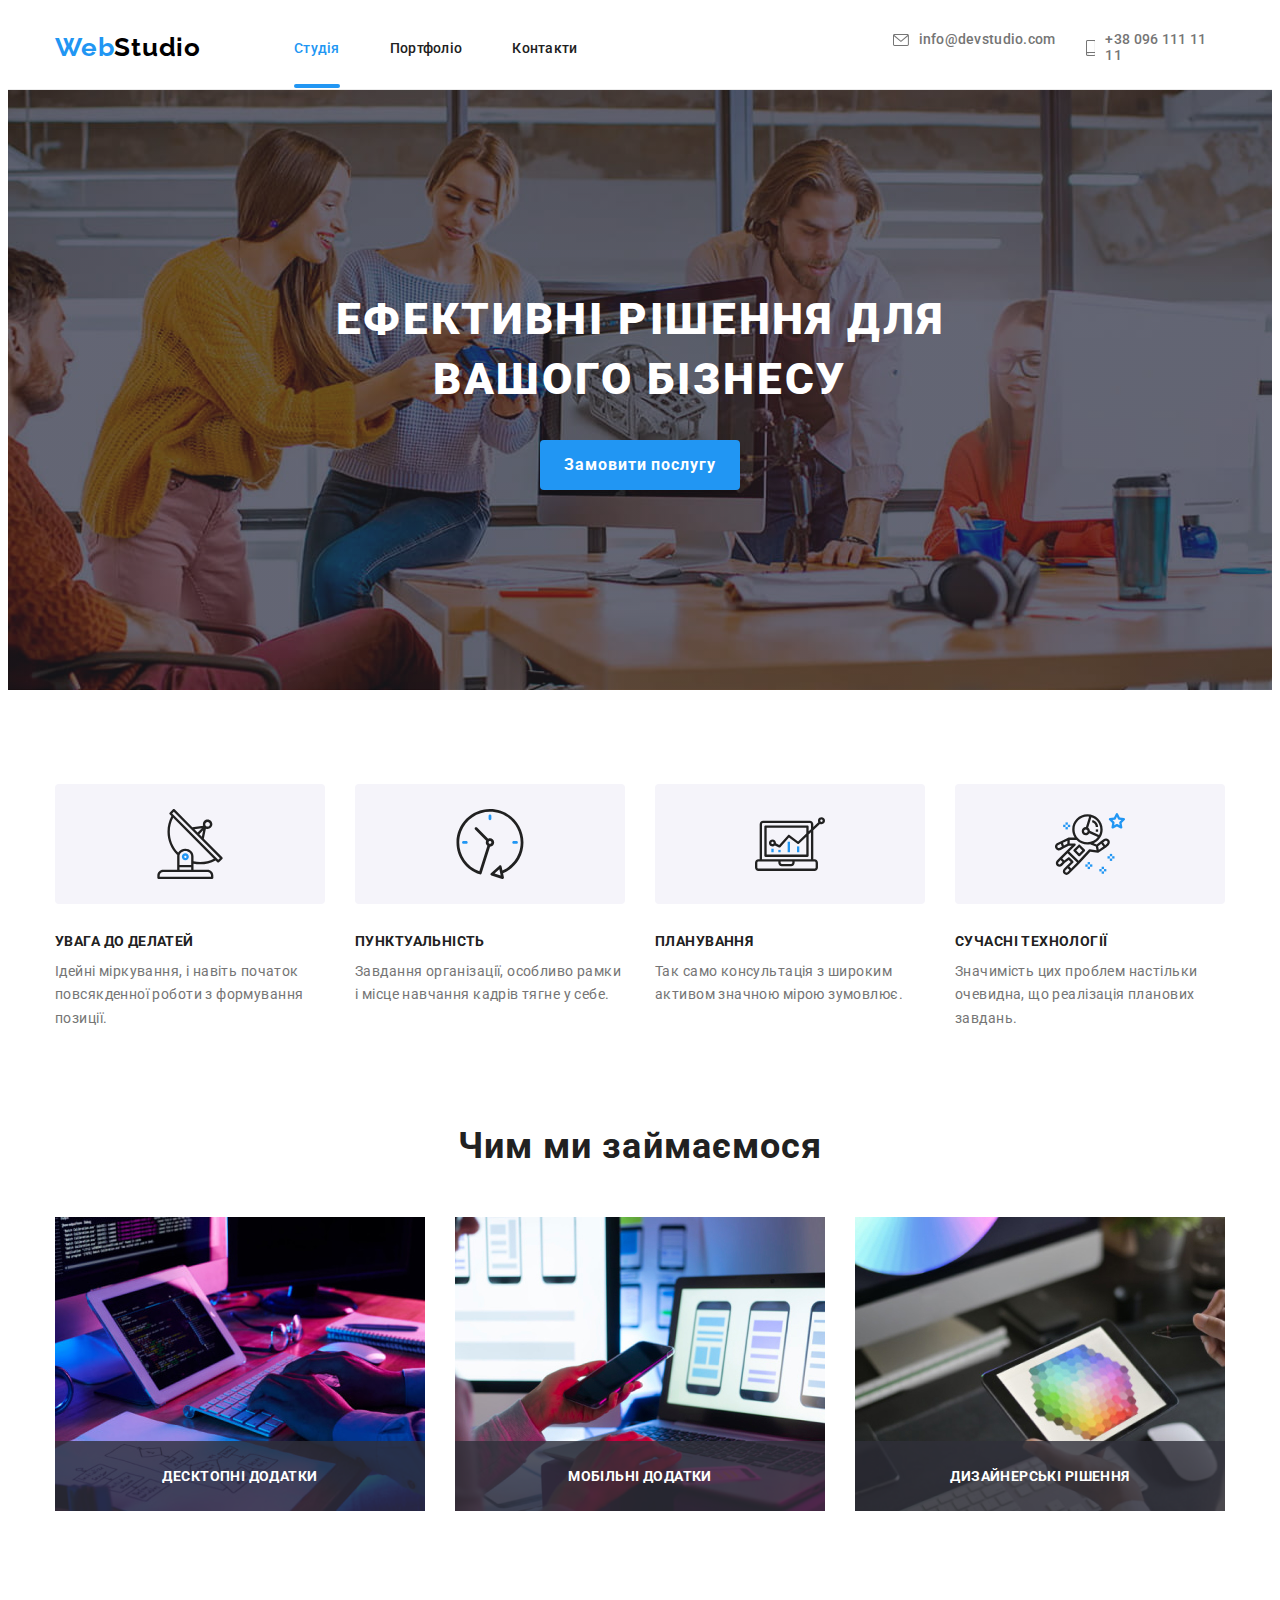
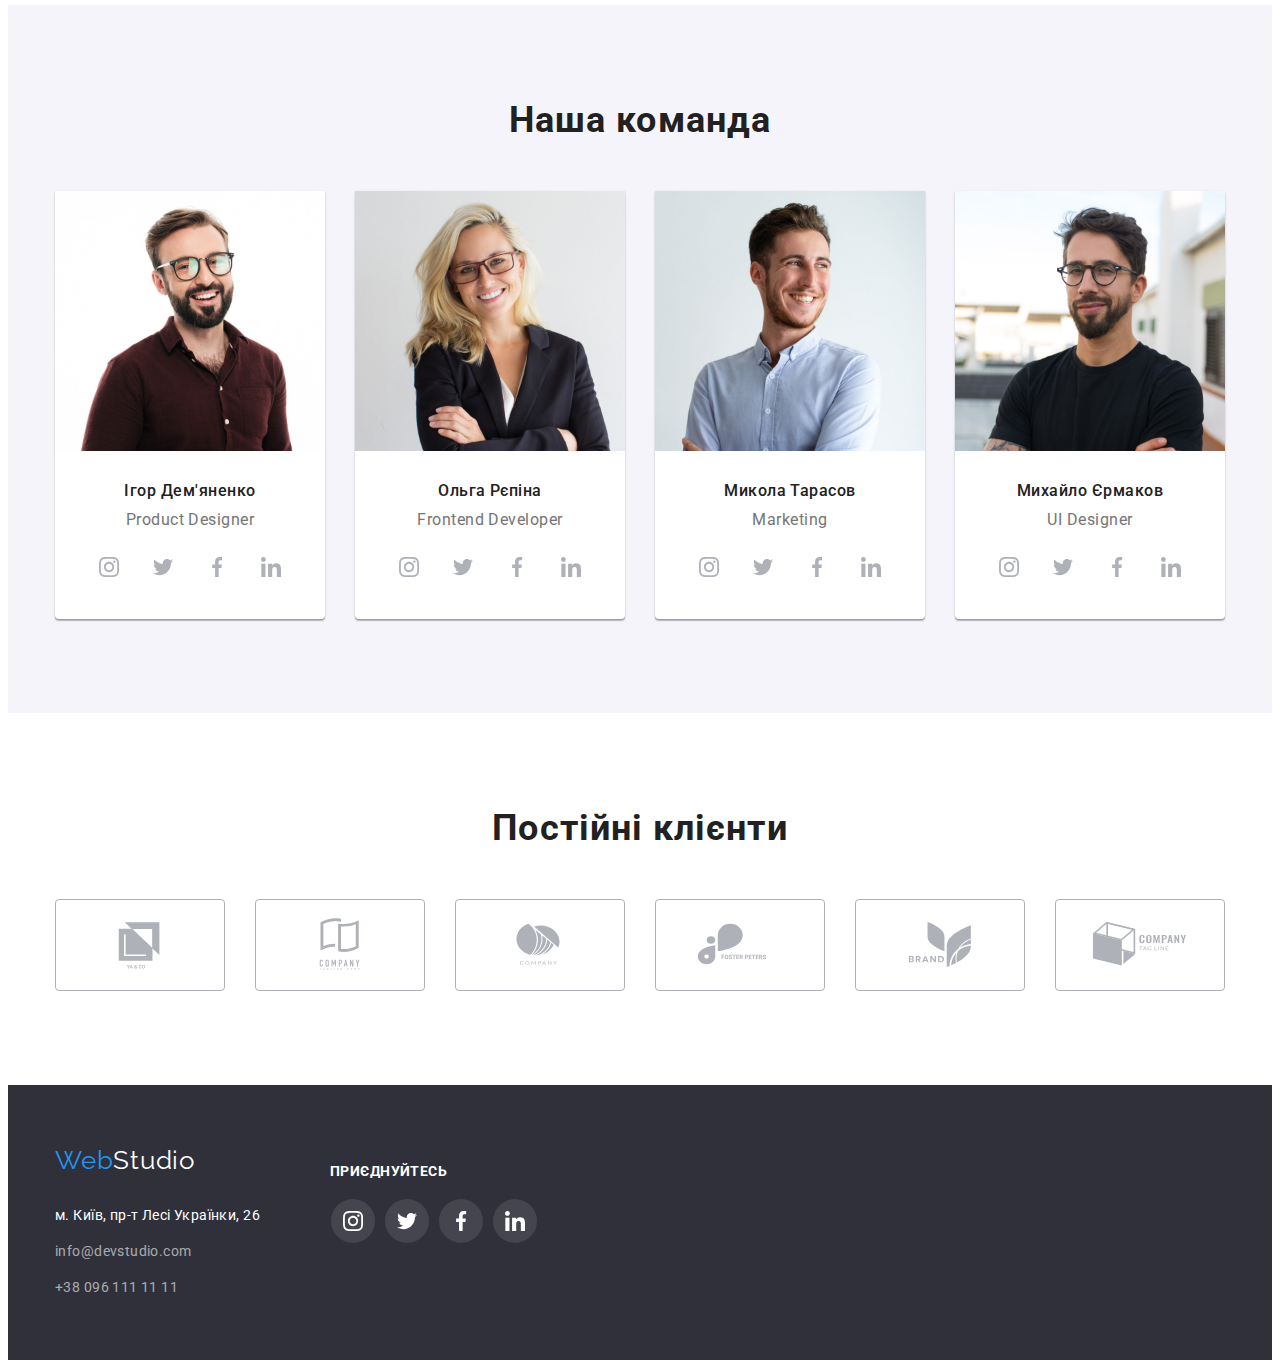
<file: index.html>
<!DOCTYPE html>
<html lang="uk">
<head>
    <meta charset="UTF-8">
    <meta http-equiv="X-UA-Compatible" content="IE=edge">
    <meta name="viewport" content="width=device-width, initial-scale=1.0">
    <title>Document</title>
    
    <link rel="preconnect" href="https://fonts.googleapis.com">
    <link rel="preconnect" href="https://fonts.gstatic.com" crossorigin>
    <link href="https://fonts.googleapis.com/css2?family=Raleway:wght@700&family=Roboto:wght@400;500;700;900&display=swap" rel="stylesheet">
    <link rel="stylesheet" href="https://cdnjs.cloudflare.com/ajax/libs/modern-normalize/1.1.0/modern-normalize.min.css" integrity="sha512-wpPYUAdjBVSE4KJnH1VR1HeZfpl1ub8YT/NKx4PuQ5NmX2tKuGu6U/JRp5y+Y8XG2tV+wKQpNHVUX03MfMFn9Q==" crossorigin="anonymous" referrerpolicy="no-referrer" />
    <link rel="stylesheet" href="./css/styles.css">
</head>
<body>
 <header  class="header">
  <div class="container">
    <div class="header-container">
<nav class="header-nav">
    <a class="link-logo" href="./"><span class="logo-web">Web</span>Studio</a>
    <ul class="list header-menu">
        <li><a class="link link-nav current" href="./index.html">Студія</a></li>
        <li><a class="link link-nav" href="./portfolio.html">Портфоліо</a></li>
        <li><a class="link link-nav" href="#">Контакти</a></li>
    </ul>
    </nav> 
    <ul class="list header-contacts">
    <li>    
      <a class="link mailto-header" href="mailto:info@devstudio.com">
        <svg class="mailto-icon" width="16" height="12">
        <use href="./images/icons.svg#icon-envelope"></use>
      </svg>info@devstudio.com</a>    
    </li>
    <li>         
      <a class="link tel-header" href="tel:+380961111111">
        <svg class="tel-icon" width="10" height="16">
        <use href="./images/icons.svg#icon-smartphone"></use>
      </svg>+38 096 111 11 11</a>
    </li>
    </ul>
    </div>
  </div>
</header>   
 <main>
    <section class="section hero">
    <div class="container">
      <h1 class="hero-title">Ефективні рішення для вашого бізнесу</h1>
      <button type="button" class="button hero-button" data-modal-open>Замовити послугу</button>  
    </div>
    </section>
    <section class="section feature">
      <div class="container">
      <h2 class="visually-hidden">Особливості</h2>
      <ul class="list feature-list">
        <li>
          <div class="feature-card">
            <svg class="feature-icon" width="70" height="70">
              <use href="./images/icons.svg#icon-antenna"></use>
            </svg>
          </div>
            <h3 class="feature-title">Увага до делатей</h3>
            <p class="feature-text">Ідейні міркування, і навіть початок повсякденної роботи з формування позиції.</p>
        </li>
        <li>
          <div class="feature-card">
            <svg class="feature-icon" width="70" height="70">
              <use href="./images/icons.svg#icon-clock"></use>
            </svg>
          </div>
            <h3 class="feature-title">Пунктуальність</h3>
            <p class="feature-text">Завдання організації, особливо рамки і місце навчання кадрів тягне у себе.</p>
        </li>
        <li>
          <div class="feature-card">
            <svg class="feature-icon" width="70" height="70">
              <use href="./images/icons.svg#icon-diagram"></use>
            </svg>
          </div> 
            <h3 class="feature-title">Планування</h3>
            <p class="feature-text">Так само консультація з широким активом значною мірою зумовлює.</p>
        </li>
        <li>
          <div class="feature-card">
            <svg class="feature-icon" width="70" height="70">
              <use href="./images/icons.svg#icon-astronaut"></use>
            </svg>
          </div>
            <h3 class="feature-title">Сучасні технології</h3>
            <p class="feature-text">Значимість цих проблем настільки очевидна, що реалізація планових завдань.</p>
        </li>
      </ul>
      </div>  
    </section>
    <section class="section">
      <div class="container">
       <h2 class="section-title">Чим ми займаємося</h2>
        <ul class="list boxes-list">
        <li class="box">
          <img src="./images/box-1.jpg" alt="Людина працює з комп'ютером" class="box-img">
          <h3 class="box-title">Десктопні додатки</h3>
        </li>
        <li class="box">
          <img src="./images/box-2.jpg" alt="Людина працює з телефоном та ноутбуком">
          <h3 class="box-title">Мобільні додатки</h3>
        </li>
        <li class="box">
          <img src="./images/box-3.jpg" alt="Людина працює з планшетом">
          <h3 class="box-title">Дизайнерські рішення</h3>
        </li>
        </ul>
      </div>
    </section>
    <section class="section our-team">
      <div class="container">
       <h2 class="section-title">Наша команда</h2>
        <ul class="list cards-list">
    <li class="card"><img class="team-img" src="./images/product-designer.jpg" alt="Усміхнений хлопець в окулярах">
      <div class="teammate">  
        <h3 class="teammate-name">Ігор Дем'яненко</h3>
        <p lang="en" class="teammate-position">Product Designer</p>
        <ul class="list socials-list">
          <li class="social-item">
            <a class="link social-link" href="#">
            <svg class="social-icon" width="20" height="20">
            <use href="./images/icons.svg#icon-instagram"></use>
            </svg>
            </a>
          </li>
          <li class="social-item">
            <a class="link social-link" href="#">
            <svg class="social-icon" width="20" height="20">
            <use href="./images/icons.svg#icon-twitter"></use>
            </svg>
            </a>
          </li>
          <li class="social-item">
            <a class="link social-link" href="#">
            <svg class="social-icon" width="20" height="20">
            <use href="./images/icons.svg#icon-facebook"></use>
            </svg>
            </a>
          </li>
          <li class="social-item">
            <a class="link social-link" href="#">
            <svg class="social-icon" width="20" height="20">
            <use href="./images/icons.svg#icon-linkedin"></use>
            </svg>
            </a>
          </li>
        </ul>        
        </div>
    </li>
      <li class="card"><img class="team-img" src="./images/frontend-developer.jpg" alt="Усміхнена дівчина в окулярах">
        <div class="teammate">
        <h3 class="teammate-name">Ольга Рєпіна</h3>
        <p lang="en" class="teammate-position">Frontend Developer</p>
        <ul class="list socials-list">
          <li class="social-item">
            <a class="link social-link" href="#">
            <svg class="social-icon" width="20" height="20">
            <use href="./images/icons.svg#icon-instagram"></use>
            </svg>
            </a>
          </li>
          <li class="social-item">
            <a class="link social-link" href="#">
            <svg class="social-icon" width="20" height="20">
            <use href="./images/icons.svg#icon-twitter"></use>
            </svg>
            </a>
          </li>
          <li class="social-item">
            <a class="link social-link" href="#">
            <svg class="social-icon" width="20" height="20">
            <use href="./images/icons.svg#icon-facebook"></use>
            </svg>
            </a>
          </li>
          <li class="social-item">
            <a class="link social-link" href="#">
            <svg class="social-icon" width="20" height="20">
            <use href="./images/icons.svg#icon-linkedin"></use>
            </svg>
            </a>
          </li>
        </ul>
        </div>
    </li>
      <li class="card"><img class="team-img" src="./images/marketing.jpg" alt="Усміхнений хлопець">
        <div class="teammate">
        <h3 class="teammate-name">Микола Тарасов</h3>
        <p lang="en" class="teammate-position">Marketing</p>
        <ul class="list socials-list">
          <li class="social-item">
            <a class="link social-link" href="#">
            <svg class="social-icon" width="20" height="20">
            <use href="./images/icons.svg#icon-instagram"></use>
            </svg>
            </a>
          </li>
          <li class="social-item">
            <a class="link social-link" href="#">
            <svg class="social-icon" width="20" height="20">
            <use href="./images/icons.svg#icon-twitter"></use>
            </svg>
            </a>
          </li>
          <li class="social-item">
            <a class="link social-link" href="#">
            <svg class="social-icon" width="20" height="20">
            <use href="./images/icons.svg#icon-facebook"></use>
            </svg>
            </a>
          </li>
          <li class="social-item">
            <a class="link social-link" href="#">
            <svg class="social-icon" width="20" height="20">
            <use href="./images/icons.svg#icon-linkedin"></use>
            </svg>
            </a>
          </li>
        </ul>
        </div>
    </li>
      <li class="card"><img class="team-img" src="./images/ui-designer.jpg" alt="Усміхнений хлопець в окулярах">
        <div class="teammate">
        <h3 class="teammate-name">Михайло Єрмаков</h3>
        <p lang="en" class="teammate-position">UI Designer</p>
        <ul class="list socials-list">
          <li class="social-item">
            <a class="link social-link" href="#">
            <svg class="social-icon" width="20" height="20">
            <use href="./images/icons.svg#icon-instagram"></use>
            </svg>
            </a>
          </li>
          <li class="social-item">
            <a class="link social-link" href="#">
            <svg class="social-icon" width="20" height="20">
            <use href="./images/icons.svg#icon-twitter"></use>
            </svg>
            </a>
          </li>
          <li class="social-item">
            <a class="link social-link" href="#">
            <svg class="social-icon" width="20" height="20">
            <use href="./images/icons.svg#icon-facebook"></use>
            </svg>
            </a>
          </li>
          <li class="social-item">
            <a class="link social-link" href="#">
            <svg class="social-icon" width="20" height="20">
            <use href="./images/icons.svg#icon-linkedin"></use>
            </svg>
            </a>
          </li>
        </ul>
        </div>
    </li>
        </ul>
      </div>
    </section>
    <section class="section">
      <div class="container">
        <h2 class="section-title">Постійні клієнти</h2>
        <ul class="list clients-list">
        <li>
          <a class="link client-link" href="#">
          <svg class="client-icon" width="106" height="60">
          <use href="./images/icons.svg#icon-ya-co"></use>
          </svg>
        </a>
        </li>
        <li>
          <a class="link client-link" href="#">
          <svg class="client-icon" width="106" height="60">
          <use href="./images/icons.svg#icon-company-two"></use>
          </svg>
        </a>
        </li>
        <li>
          <a class="link client-link" href="#">
          <svg class="client-icon" width="106" height="60">
          <use href="./images/icons.svg#icon-company-three"></use>
          </svg>
        </a>
        </li>
        <li>
          <a class="link client-link" href="#">
          <svg class="client-icon" width="106" height="60">
          <use href="./images/icons.svg#icon-foster-peters"></use>
          </svg>
        </a>
        </li>
        <li>
          <a class="link client-link" href="#">
          <svg class="client-icon" width="106" height="60">
          <use href="./images/icons.svg#icon-brand"></use>
          </svg>
        </a>
        </li>
        <li>
          <a class="link client-link" href="#">
          <svg class="client-icon" width="106" height="60">
          <use href="./images/icons.svg#icon-tagline-here"></use>
          </svg>
        </a>
        </li>
        </ul>
      </div>
    </section>
 </main>
<footer class="footer">
  <div class="container footer-container">
    <div class="logo">
    <a class="link-logo-footer" href="./"><span class="logo-web">Web</span>Studio</a>
    <address class="address">
      <ul class="list">
        <li><a class="link-address" href="https://goo.gl/maps/TG8gePgE3f3uXfUr5" target="_blank" rel="noopener noreferrer nofollow">м. Київ, пр-т Лесі Українки, 26</a></li>
        <li><a class="link-address mailto" href="mailto:info@devstudio.com">info@devstudio.com</a></li>
        <li><a class="link-address tel" href="tel:+380961111111">+38 096 111 11 11</a></li>
      </ul>    
    </address>
    </div>
    <div class="join">
      <h2 class="join-title">Приєднуйтесь</h2>    
        <ul class="list socials-list">
          <li class="social-item">
            <a class="link join-social-link" href="#">
            <svg class="join-social-icon" width="20" height="20">
            <use href="./images/icons.svg#icon-instagram"></use>
            </svg>
            </a>
          </li>
          <li class="social-item">
            <a class="link join-social-link" href="#">
            <svg class="join-social-icon" width="20" height="20">
            <use href="./images/icons.svg#icon-twitter"></use>
            </svg>
            </a>
          </li>
          <li class="social-item">
            <a class="link join-social-link" href="#">
            <svg class="join-social-icon" width="20" height="20">
            <use href="./images/icons.svg#icon-facebook"></use>
            </svg>
            </a>
          </li>
          <li class="social-item">
            <a class="link join-social-link" href="#">
            <svg class="join-social-icon" width="20" height="20">
            <use href="./images/icons.svg#icon-linkedin"></use>
            </svg>
            </a>
          </li>
        </ul>
    </div>            
</div>
 </footer>
<div class="backdrop is-hidden" data-modal>
  <div class="modal">
    <button type="button" class="close-button" data-modal-close>
      <svg class="close-icon" width="18" height="18">
        <use href="./images/icons.svg#icon-close-black"></use>
      </svg>
    </button>
  </div>
</div>
 <script src="./js/modal.js"></script>
</body>
</html>
</file>
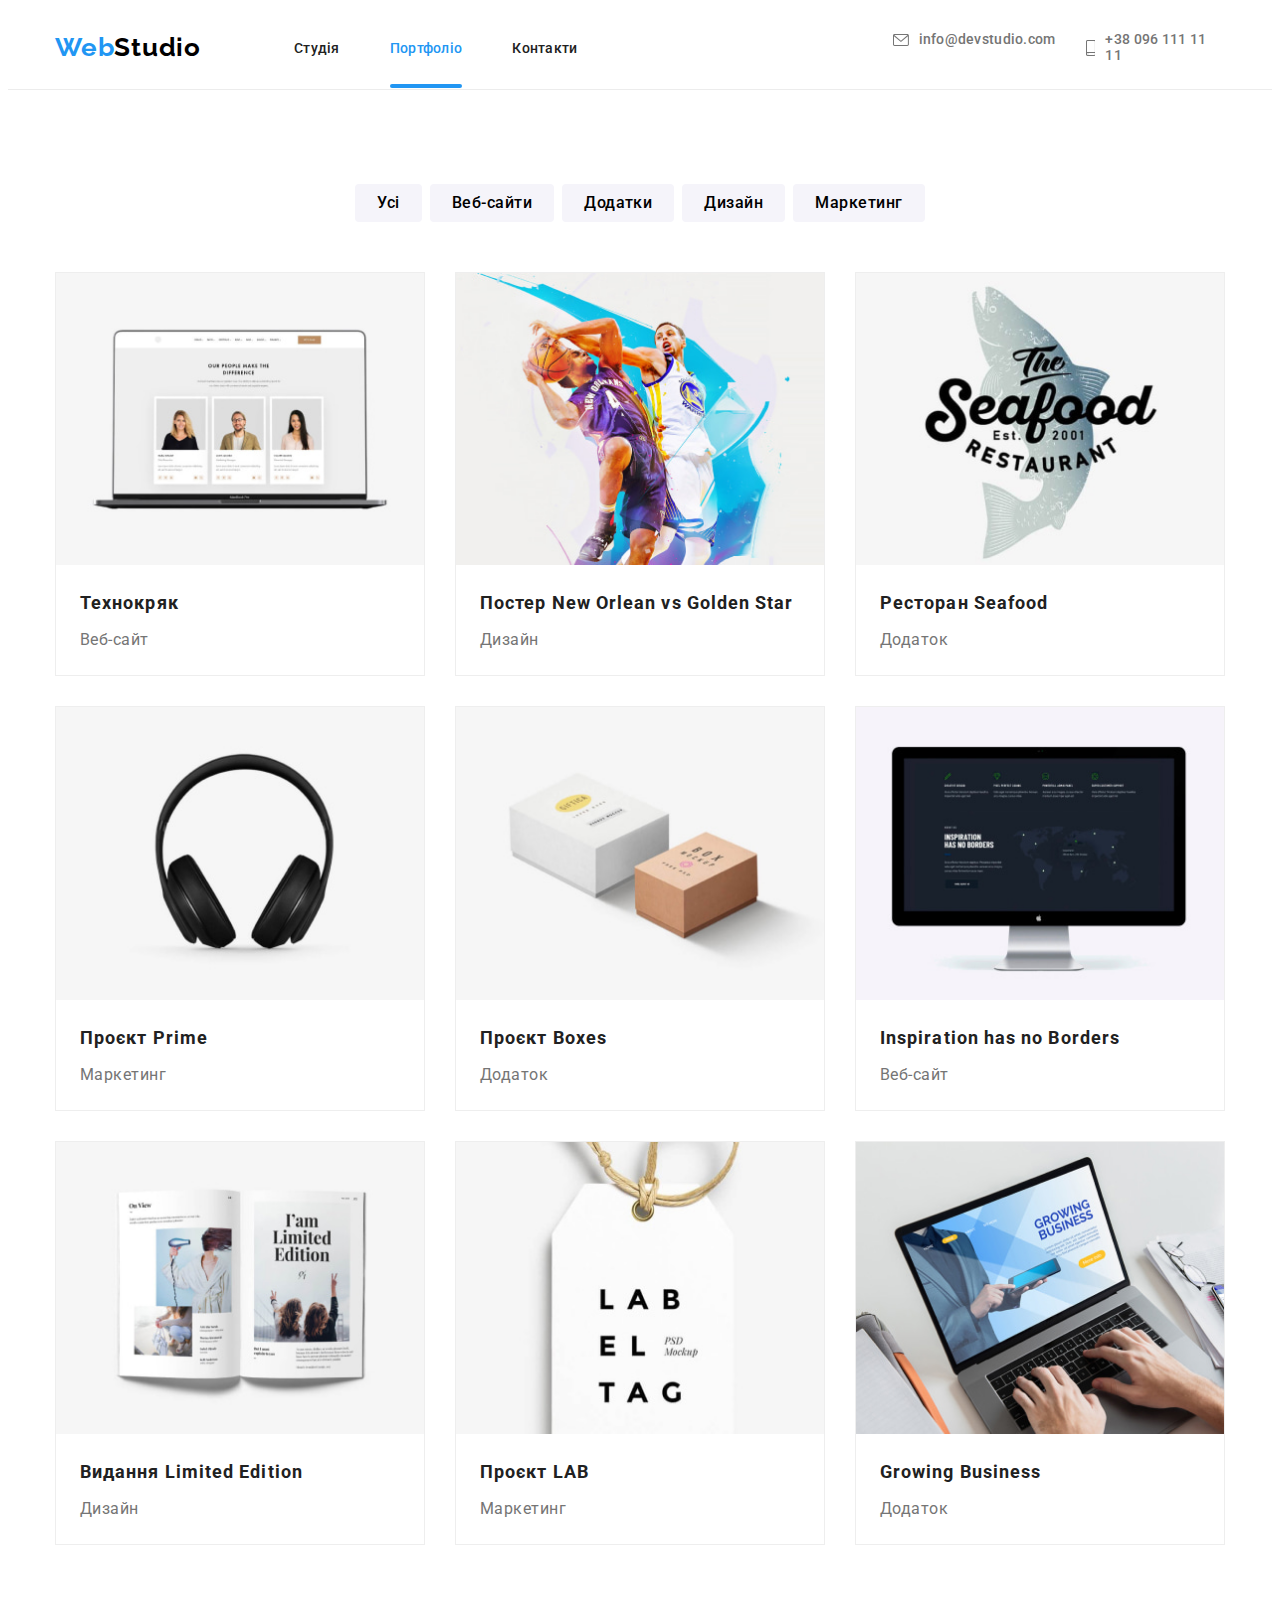
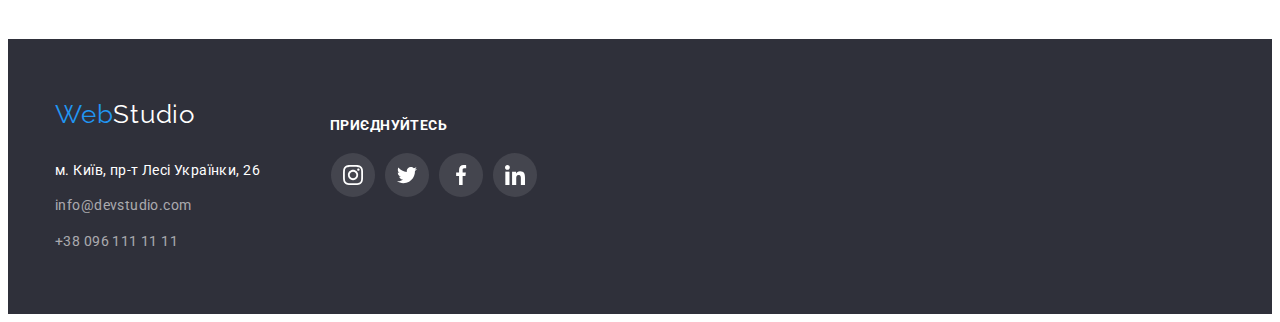
<file: portfolio.html>
<!DOCTYPE html>
<html lang="uk">
<head>
    <meta charset="UTF-8">
    <meta http-equiv="X-UA-Compatible" content="IE=edge">
    <meta name="viewport" content="width=device-width, initial-scale=1.0">
    <title>Portfolio</title>
   
    <link rel="preconnect" href="https://fonts.googleapis.com">
    <link rel="preconnect" href="https://fonts.gstatic.com" crossorigin>
    <link href="https://fonts.googleapis.com/css2?family=Raleway:wght@700&family=Roboto:wght@400;500;700;900&display=swap" rel="stylesheet">
    <link rel="stylesheet" href="https://cdnjs.cloudflare.com/ajax/libs/modern-normalize/1.1.0/modern-normalize.min.css" integrity="sha512-wpPYUAdjBVSE4KJnH1VR1HeZfpl1ub8YT/NKx4PuQ5NmX2tKuGu6U/JRp5y+Y8XG2tV+wKQpNHVUX03MfMFn9Q==" crossorigin="anonymous" referrerpolicy="no-referrer" />
    <link rel="stylesheet" href="./css/styles.css">
</head>
<body>
<header  class="header">
  <div class="container">
    <div class="header-container">
<nav class="header-nav">
    <a class="link-logo" href="./"><span class="logo-web">Web</span>Studio</a>
    <ul class="list header-menu">
        <li><a class="link link-nav" href="./index.html">Студія</a></li>
        <li><a class="link link-nav current" href="./portfolio.html">Портфоліо</a></li>
        <li><a class="link link-nav" href="#">Контакти</a></li>
    </ul>
    </nav> 
<ul class="list header-contacts">
    <li>    
      <a class="link mailto-header" href="mailto:info@devstudio.com">
        <svg class="mailto-icon" width="16" height="12">
        <use href="./images/icons.svg#icon-envelope"></use>
      </svg>info@devstudio.com</a>    
    </li>
    <li>         
      <a class="link tel-header" href="tel:+380961111111">
        <svg class="tel-icon" width="10" height="16">
        <use href="./images/icons.svg#icon-smartphone"></use>
      </svg>+38 096 111 11 11</a>
    </li>
    </ul>
    </div>
  </div>
</header> 
<main>
<section class="section">
<div class="container">
<h1 class="visually-hidden">Портфоліо</h1>
<ul class="list project-button-list">
   <li><button type="button" class="button project-button">Усі</button></li>
   <li><button type="button" class="button project-button">Веб-сайти</button></li>
   <li><button type="button" class="button project-button">Додатки</button></li>
   <li><button type="button" class="button project-button">Дизайн</button></li>
   <li><button type="button" class="button project-button">Маркетинг</button></li> 
</ul>
<ul class="list project-card-list">
    <li class="project-card">
      <div class="project-item">
        <img class="img" src="./images/tekhnokriak.jpg" alt="Екран ноутбука">
          <div class="project-overlay">
          <p class="overlay-text">Ресурс пропонує комплексні пропозиції з різним рівнем функціоналу та сервісів. Все це дозволить відвідувачу отримати
          вичерпні відомості про компанію чи приватну особу.</p>
          </div>
        </div>
        <div class="card-title">
        <h2 class="project-title">Технокряк</h2>
        <p class="project-type">Веб-сайт</p>
        </div>
    </li>
    <li class="project-card">
      <div class="project-item">
        <img class="img" src="./images/new-orlean-vs-golden-star.jpg" alt="Двоє хлопців іграють в баскетбол">
        <div class="project-overlay">
          <p class="overlay-text">Ресурс пропонує комплексні пропозиції з різним рівнем функціоналу та сервісів. Все це дозволить відвідувачу отримати
          вичерпні відомості про компанію чи приватну особу.</p>
          </div>
        </div>
        <div class="card-title">
        <h2 class="project-title">Постер New Orlean vs Golden Star</h2>
        <p class="project-type">Дизайн</p>
        </div>
    </li>
    <li class="project-card">
      <div class="project-item">
        <img src="./images/seafood.jpg" alt="Риба та назва ресторану">
        <div class="project-overlay">
          <p class="overlay-text">Ресурс пропонує комплексні пропозиції з різним рівнем функціоналу та сервісів. Все це дозволить відвідувачу отримати
          вичерпні відомості про компанію чи приватну особу.</p>
          </div>
        </div>
        <div class="card-title">
        <h2 class="project-title">Ресторан Seafood</h2>
        <p class="project-type">Додаток</p>
        </div>
    </li>
    <li class="project-card">
      <div class="project-item">
        <img src="./images/prime.jpg" alt="Навушники">
        <div class="project-overlay">
          <p class="overlay-text">Ресурс пропонує комплексні пропозиції з різним рівнем функціоналу та сервісів. Все це дозволить відвідувачу отримати
          вичерпні відомості про компанію чи приватну особу.</p>
          </div>
        </div>
        <div class="card-title">
        <h2 class="project-title">Проєкт Prime</h2>
        <p class="project-type">Маркетинг</p>
        </div>
    </li>
    <li class="project-card">
      <div class="project-item">
        <img src="./images/boxes.jpg" alt="Дві коробки">
        <div class="project-overlay">
          <p class="overlay-text">Ресурс пропонує комплексні пропозиції з різним рівнем функціоналу та сервісів. Все це дозволить відвідувачу отримати
          вичерпні відомості про компанію чи приватну особу.</p>
          </div>
        </div>
        <div class="card-title">
        <h2 class="project-title">Проєкт Boxes</h2>
        <p class="project-type">Додаток</p>
        </div>
    </li>
    <li class="project-card">
      <div class="project-item">
        <img src="./images/inspiration-has-no-borders.jpg" alt="Комп'ютер мак">
        <div class="project-overlay">
          <p class="overlay-text">Ресурс пропонує комплексні пропозиції з різним рівнем функціоналу та сервісів. Все це дозволить відвідувачу отримати
          вичерпні відомості про компанію чи приватну особу.</p>
          </div>
        </div>  
        <div class="card-title">
        <h2 class="project-title">Inspiration has no Borders</h2>
        <p class="project-type">Веб-сайт</p>
        </div>
    </li>
    <li class="project-card">
      <div class="project-item">
        <img src="./images/limited-edition.jpg" alt="Відкритий журнал">
        <div class="project-overlay">
          <p class="overlay-text">Ресурс пропонує комплексні пропозиції з різним рівнем функціоналу та сервісів. Все це дозволить відвідувачу отримати
          вичерпні відомості про компанію чи приватну особу.</p>
          </div>
        </div> 
        <div class="card-title">
        <h2 class="project-title">Видання Limited Edition</h2>
        <p class="project-type">Дизайн</p>
        </div>
    </li>
    <li class="project-card">
      <div class="project-item">
        <img src="./images/lab.jpg" alt="Бірка">
        <div class="project-overlay">
          <p class="overlay-text">Ресурс пропонує комплексні пропозиції з різним рівнем функціоналу та сервісів. Все це дозволить відвідувачу отримати
          вичерпні відомості про компанію чи приватну особу.</p>
          </div>
        </div>
        <div class="card-title">
        <h2 class="project-title">Проєкт LAB</h2>
        <p class="project-type">Маркетинг</p>
        </div>
    </li>
    <li class="project-card">
      <div class="project-item">
        <img src="./images/growing-business.jpg" alt="Людина працює з ноутбуком">
        <div class="project-overlay">
          <p class="overlay-text">Ресурс пропонує комплексні пропозиції з різним рівнем функціоналу та сервісів. Все це дозволить відвідувачу отримати
          вичерпні відомості про компанію чи приватну особу.</p>
          </div>
        </div>
        <div class="card-title">
        <h2 class="project-title">Growing Business</h2>
        <p class="project-type">Додаток</p>
        </div>
    </li>
</ul>
</div>
</section>
</main>    
<footer class="footer">
  <div class="container footer-container">
    <div class="logo">
    <a class="link-logo-footer" href="./"><span class="logo-web">Web</span>Studio</a>
    <address class="address">
      <ul class="list">
        <li><a class="link-address" href="https://goo.gl/maps/TG8gePgE3f3uXfUr5" target="_blank" rel="noopener noreferrer nofollow">м. Київ, пр-т Лесі Українки, 26</a></li>
        <li><a class="link-address mailto" href="mailto:info@devstudio.com">info@devstudio.com</a></li>
        <li><a class="link-address tel" href="tel:+380961111111">+38 096 111 11 11</a></li>
      </ul>    
    </address>
    </div>
    <div class="join">
      <h2 class="join-title">Приєднуйтесь</h2>    
        <ul class="list socials-list">
          <li class="social-item">
            <a class="link join-social-link" href="#">
            <svg class="join-social-icon" width="20" height="20">
            <use href="./images/icons.svg#icon-instagram"></use>
            </svg>
            </a>
          </li>
          <li class="social-item">
            <a class="link join-social-link" href="#">
            <svg class="join-social-icon" width="20" height="20">
            <use href="./images/icons.svg#icon-twitter"></use>
            </svg>
            </a>
          </li>
          <li class="social-item">
            <a class="link join-social-link" href="#">
            <svg class="join-social-icon" width="20" height="20">
            <use href="./images/icons.svg#icon-facebook"></use>
            </svg>
            </a>
          </li>
          <li class="social-item">
            <a class="link join-social-link" href="#">
            <svg class="join-social-icon" width="20" height="20">
            <use href="./images/icons.svg#icon-linkedin"></use>
            </svg>
            </a>
          </li>
        </ul>
    </div>            
</div>
 </footer>
</body>
</html>
</file>
<file: css/styles.css>
:root {
    --color-primery: #212121;
    --color-secondary: #757575;
    --color-logo: #000;
    --color-action-primery: #FFF;
    --color-action-secondary: #2196F3;
    --color-button-action: #188CE8;
    --color-button-border: #EEE;
    --color-background-primery: #F5F5F5;
    --color-background-secondary: #F5F4FA;
    --color-background-tertiary: #C4C4C4;
    --color-section-background: #2F303A;
    --color-icon-primary: #AFB1B8;
    --project-card-gap: 30px;
    --action-duration: 250ms;
    --cubic-bezier: cubic-bezier(0.4, 0, 0.2, 1);
}
* {
    box-sizing: border-box;
}

h1,
h2, 
h3, 
h4, 
h5, 
h6, 
p {
    margin-top: 0;
}
body {
    font-family: "Roboto", sans-serif;
    color: var(--color-primery);
    background-color: var(--color-action-primery 0.4);
}
.visually-hidden {
    position: absolute;
    white-space: nowrap;
    width: 1px;
    height: 1px;
    overflow: hidden;
    border: 0;
    padding: 0;
    clip: rect(0 0 0 0);
    clip-path: inset(50%);
    margin: -1px;
}
.list {
    list-style: none;
    padding-left: 0;
    margin: 0;
}
.link {
    text-decoration: none;
    cursor: pointer;
    font-weight: 500;
    font-size: 14px;
    line-height: 1.14;
    letter-spacing: 0.02em;
    color: inherit;
}
.button {
    font-family: inherit;
    cursor: pointer;
    border: none;
}
.container {
    width: auto;
    max-width: 1200px;
    margin: 0 auto;
    padding: 0 15px;
}
.section {
    background-color: inherit;
    padding: 94px 0;
}
img {
    display: block;
    max-width: 100%;
    height: auto;
}

/* Шапка */

.header {
    border-bottom: 1px solid #ECECEC;
    padding: 24px 0 25px;
}
.header-container {
    display: flex;
    justify-content: space-between;
    align-items: center;
    gap: 315px;
    }
.header-nav {
    display: flex;
    justify-content: space-between;
    align-items: center;
    flex-grow: 1;
    gap: 93px;
}
.header-menu {
    display: flex;
    gap: 50px;
}
.header-contacts {
    display: flex;
    gap: 30px;
}
.link-logo {
    font-family: 'Raleway';
    font-weight: 700;
    line-height: 1.2;
    font-size: 26px;
    color: var(--color-logo);
    letter-spacing: 0.03em;
    text-decoration: none;
}
.logo-web {
    color: var(--color-action-secondary);
}
.link-nav {
    padding: 32px 0;
    position: relative;
    transition-property: color;
    transition-duration: var(--action-duration);
    transition-timing-function: var(--cubic-bezier);
}
.link-nav:hover, .link-nav:focus, .link-nav:active {
    color: var(--color-action-secondary);
}
.link-nav.current {
    color: var(--color-action-secondary);
}
.link-nav.current::after {
    content: '';
    position: absolute;
    display: block;
    left: 0;
    bottom: 0;
    width: 100%;
    height: 4px;
    background-color: var(--color-action-secondary);
    border-radius: 2px;
   }

.mailto-header,
.tel-header {
    display: flex;
    align-items: center;
    color: var(--color-secondary);
    gap: 10px;
    transition-property: color;
    transition-duration: var(--action-duration);
    transition-timing-function: var(--cubic-bezier);
}
.mailto-icon,
.tel-icon {
    fill: currentColor;
    transition-property: fill;
    transition-duration: var(--action-duration);
    transition-timing-function: var(--cubic-bezier);
}
.mailto-header:hover, .mailto-icon:hover,
.mailto-header:focus, .mailto-icon:focus,
.tel-header:hover, .tel-header:focus,
.tel-icon:hover, .tel-icon:focus
 {
    color: var(--color-action-secondary);
    fill: var(--color-action-secondary);
    }

/* Герой */

.hero {
    max-width: 1600px;
    margin: 0 auto;
    padding: 200px 0;
    background-color: var(--color-background-tertiary);
    background-image: linear-gradient(rgba(47, 48, 58, 0.4), rgba(47, 48, 58, 0.4)), url(../images/hero-image.jpg);
    background-repeat: no-repeat;
    background-position: center;
    background-size: cover;
}
.hero-title {
    width: 696px;
    color: var(--color-action-primery);
    font-size: 44px;
    line-height: 1.36;
    font-weight: 900;
    text-align: center;
    letter-spacing: 0.06em;
    text-transform: uppercase;
    margin-left: auto;
    margin-right: auto;
    margin-bottom: 30px;
}
.hero-button {
    font-weight: 700;
    font-size: 16px;
    line-height: 1.88;
    display: block;
    align-items: center;
    text-align: center;
    letter-spacing: 0.06em;
    color: var(--color-action-primery);
    background-color: var(--color-action-secondary); 
    box-shadow: 0px 4px 4px rgba(0, 0, 0, 0.15);
    border-radius: 4px;
    width: 200px;
    height: 50px;
    margin-left: auto;
    margin-right: auto;
    transition-property: background-color box-shadow;
    transition-duration: var(--action-duration);
    transition-timing-function: var(--cubic-bezier);
}
.hero-button:hover, .hero-button:focus, .hero-button:active {
    background-color: var(--color-button-action);
    box-shadow: 0px 4px 4px rgba(0, 0, 0, 0.15);
}

/* Особливості */

.feature {
    padding-bottom: 0;
}
.feature-card {
    display: flex;
    justify-content: center;
    align-items: center;
    height: 120px;
    margin-bottom: 30px;
    background-color: var(--color-background-secondary);
    border-radius: 4px;
}
.feature-list {
    display: flex;
    gap: 30px;
    }
 .feature-title {
    font-size: 14px;
    line-height: 1.14;
    letter-spacing: 0.03em;
    text-transform: uppercase;
    margin-bottom: 10px;
}
.feature-text {
    font-size: 14px;
    line-height: 1.7;
    letter-spacing: 0.03em;
    color: var(--color-secondary);
    width: 270px;
    margin-bottom: 0;
}

/* Чим ми займаємося, Наша команда*/

.section-title {
    font-size: 36px;
    line-height: 1.17;
    text-align: center;
    letter-spacing: 0.03em;
    margin-bottom: 50px;
}
.boxes-list {
    display: flex;
    gap: 30px;
}
.box {
    position: relative;
}
.box-title {
    display: flex;
    position: absolute;
    width: 370px;
    height: 70px;
    margin: 0;
    justify-content: center;
    align-items: center;
    bottom: 0;
    font-size: 14px;
    text-align: center;
    letter-spacing: 0.03em;
    text-transform: uppercase;
    color: var(--color-action-primery);
    background: rgba(47, 48, 58, 0.8);
}
.our-team {
    background-color: var(--color-background-secondary);
}
.cards-list {
    display: flex;
    gap: 30px;
}
.card {
    background-color: var(--color-action-primery);
    box-shadow: 0px 1px 3px rgba(0, 0, 0, 0.12), 0px 1px 1px rgba(0, 0, 0, 0.14), 0px 2px 1px rgba(0, 0, 0, 0.2);
    border-radius: 0px 0px 4px 4px;
}
.team-img {
width: 270px;
height: 260px;
}
.teammate {
    padding: 30px 0;
}
.teammate-name {
    font-weight: 500;
    font-size: 16px;
    line-height: 1.19;
    text-align: center;
    letter-spacing: 0.03em;
    margin-bottom: 10px;
}
.teammate-position {
    font-size: 16px;
    line-height: 1.19;
    text-align: center;
    letter-spacing: 0.03em;
    color: var(--color-secondary);
    margin-bottom: 16px;
}
.socials-list {
    display: flex;
    justify-content: center;
    align-items: center;
    gap: 10px;
}
.social-item {
    width: 44px;
    height: 44px;    
}
.social-link {
    display: flex;
    justify-content: center;
    align-items: center;
    width: 100%;
    height: 100%;
    fill: var(--color-icon-primary);
    border-radius: 50%;
    transition-property: fill background-color;
    transition-duration: var(--action-duration);
    transition-timing-function: var(--cubic-bezier);
}
.social-link:hover, .social-link:focus {
    fill: var(--color-action-primery);
    background-color: var(--color-action-secondary);
}

/* Наші клієнти */

.clients-list {
    display: flex;
    justify-content: center;
    align-items: center;
    gap: 30px;
}
.client-link {
    display: flex;
    justify-content: center;
    align-items: center;
    width: 170px;
    height: 92px;
    border: 1px solid var(--color-icon-primary);
    border-radius: 4px;
    fill: var(--color-icon-primary);
    transition-property: fill border-color;
    transition-duration: var(--action-duration);
    transition-timing-function: var(--cubic-bezier);
    }
.client-link:hover, .client-link:focus {
    fill: var(--color-action-secondary);
    border-color: var(--color-action-secondary);
}

/* Портфоліо */

.project-button-list {
    display: flex;
    justify-content: center;
    gap: 8px;
    margin-bottom: 50px;
}
.project-button {
    font-weight: 500;
    font-size: 16px;
    line-height: 1.63;
    text-align: center;
    letter-spacing: 0.03em;
    background-color: var(--color-background-secondary);
    border-radius: 4px;
    padding: 6px 22px;
    transition-property: color background-color;
    transition-duration: var(--action-duration);
    transition-timing-function: var(--cubic-bezier);
}
.project-button:hover, .project-button:focus, .project-button:active {
    color: var(--color-action-primery);
    background-color: var(--color-action-secondary);
}
.project-card-list {
    display: flex;
    flex-wrap: wrap;
    margin-left: calc(-1*var(--project-card-gap));
    margin-top: calc(-1*var(--project-card-gap));
}
.project-card {
    flex-basis: calc(100%/3 - 30px);
    background-color: var(--color-action-primery);
    border: 1px solid var(--color-button-border);
    margin-left: var(--project-card-gap);
    margin-top: var(--project-card-gap);
    transition-property: box-shadow;
    transition-duration: var(--action-duration);
    transition-timing-function: var(--cubic-bezier);
}
.project-item {
    position: relative;
    overflow: hidden;
}
.project-overlay {
    position: absolute;
    top: 0;
    left: 0;
    width: 100%;
    height: 100%;
    transform: translateY(101%);
    transition-property: transform;
    transition-duration: var(--action-duration);
    transition-timing-function: var(--cubic-bezier);
    padding: 63px 24px;
    color: var(--color-action-primery);
    background-color: rgba(33, 150, 243, 0.9);
}
.overlay-text {
    font-size: 18px;
    line-height: 28px;
    letter-spacing: 0.03em;
}
.project-card:hover .project-overlay, 
.project-card:focus .project-overlay {
    transform: translateY(0);
}
.project-card:hover, 
.project-card:focus {
    box-shadow: 0px 1px 1px rgba(0, 0, 0, 0.12), 0px 4px 4px rgba(0, 0, 0, 0.06), 1px 4px 6px rgba(0, 0, 0, 0.16);
}
.card-title {
    padding: 20px 24px;
}
.project-title {
    font-size: 18px;
    line-height: 2;
    letter-spacing: 0.06em;
    margin-bottom: 4px;
}
.project-type {
    font-size: 16px;
    line-height: 1.88;
    letter-spacing: 0.03em;
    color: var(--color-secondary);
    margin-bottom: 0;
}

/* Підвал */

.footer {
    background-color: var(--color-section-background);
    padding: 60px 0;
}
.footer-container {
    display: flex;
    gap: 70px;
}
.link-logo-footer {
    font-family: 'Raleway';
    font-size: 26px;
    line-height: 1.2;
    letter-spacing: 0.03em;
    color: var(--color-action-primery);
    text-decoration: none;
    }
.address {
    font-style: normal;
    font-size: 14px;
    line-height: 1.7;
    letter-spacing: 0.03em;
    margin-top: 28px;
}
.link-address {
    display: inline-block;
    color: var(--color-action-primery);
    text-decoration: none;
    cursor: pointer;
}
.mailto, .tel {
    color: rgba(255, 255, 255, 0.6);
    margin-top: 12px;
    transition-property: color;
    transition-duration: var(--action-duration);
    transition-timing-function: var(--cubic-bezier);
    }
.mailto:hover, .mailto:focus,
.tel:hover, .tel:focus {
    color: var(--color-action-secondary);
}
.join {
    display: flex;
    flex-direction: column;
    justify-content: center;
    align-items: center;
    margin-bottom: 40px;
}
.join-title {
    font-size: 14px;
    letter-spacing: 0.03em;
    text-transform: uppercase;
    color: var(--color-action-primery);
    margin: 0 90px 20px 0;
}
.join-social-link {
    display: flex;
    justify-content: center;
    align-items: center;
    width: 100%;
    height: 100%;
    fill: var(--color-action-primery);
    background-color: rgba(255, 255, 255, 0.1);
    border-radius: 50%;
    transition-property: fill background-color;
    transition-duration: var(--action-duration);
    transition-timing-function: var(--cubic-bezier);
}
.join-social-link:hover, .join-social-link:focus {
    fill: var(--color-action-primery);
    background-color: var(--color-action-secondary);
}

/* Модальне вікно */

.backdrop {
    position: fixed;
    top: 50%;
    left: 50%;
    transform: translate(-50%, -50%);
    width: 100%;
    max-width: 1600px;
    height: 100%;
    max-height: 1024px;
    background-color: rgba(0, 0, 0, 0.2);
    opacity: 1;
    transition-property: opacity;
    transition-duration: var(--action-duration);
    transition-timing-function: var(--cubic-bezier);
}
.is-hidden {
    opacity: 0;
    visibility: hidden;
    pointer-events: none;
}
.modal {
    position: absolute;
    width: 100%;
    max-width: 528px;
    height: 100%;
    max-height: 581px;
    left: 50%;
    top: 50%;
    transform: translate(-50%, -50%) scale(1);
    /* transition: transform var(--action-duration) var(--cubic-bezier); */
    transition-property: transform;
    transition-duration: var(--action-duration);
    transition-timing-function: var(--cubic-bezier);
    background-color: var(--color-action-primery);
    box-shadow: 0px 1px 3px rgba(0, 0, 0, 0.12), 0px 1px 1px rgba(0, 0, 0, 0.14), 0px 2px 1px rgba(0, 0, 0, 0.2);
    border-radius: 4px;
    visibility: visible;
}
.backdrop.is-hidden .modal {
    transform: translate(-50%, -50%) scale(1.25);
}
.close-button {
    display: flex;
    justify-content: center;
    align-items: center;
    position: absolute;
    top: 8px;
    right: 8px;
    width: 30px;
    height: 30px;
    background-color: var(--color-action-primery);
    border-radius: 50%;
    border: 1px solid rgba(0, 0, 0, 0.1);
    cursor: pointer;
}
</file>
